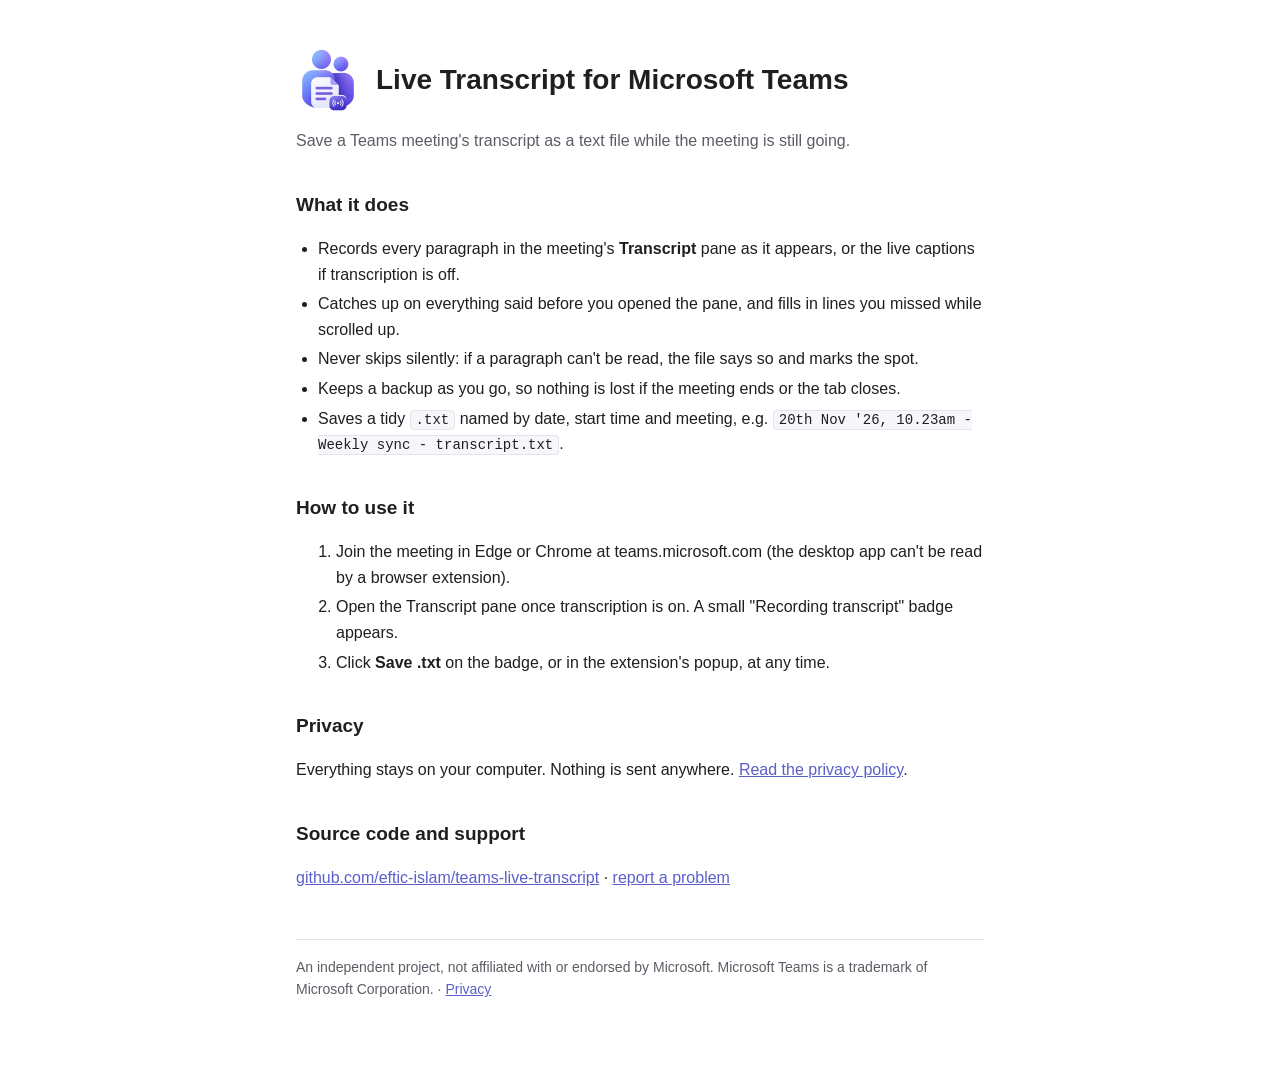
<file: docs/index.html>
<!doctype html>
<html lang="en">
  <head>
    <meta charset="utf-8" />
    <meta name="viewport" content="width=device-width, initial-scale=1" />
    <title>Live Transcript for Microsoft Teams</title>
    <meta name="description" content="Browser extension that saves a Microsoft Teams meeting's transcript as a .txt file while the meeting is live." />
    <link rel="icon" href="logo.png" />
    <link rel="stylesheet" href="style.css" />
  </head>
  <body>
    <main>
      <header>
        <img src="logo.png" alt="" />
        <h1>Live Transcript for Microsoft Teams</h1>
      </header>
      <p class="muted">Save a Teams meeting's transcript as a text file while the meeting is still going.</p>

      <h2>What it does</h2>
      <ul>
        <li>Records every paragraph in the meeting's <strong>Transcript</strong> pane as it appears, or the live captions if transcription is off.</li>
        <li>Catches up on everything said before you opened the pane, and fills in lines you missed while scrolled up.</li>
        <li>Never skips silently: if a paragraph can't be read, the file says so and marks the spot.</li>
        <li>Keeps a backup as you go, so nothing is lost if the meeting ends or the tab closes.</li>
        <li>Saves a tidy <code>.txt</code> named by date, start time and meeting, e.g. <code>20th Nov '26, 10.23am - Weekly sync - transcript.txt</code>.</li>
      </ul>

      <h2>How to use it</h2>
      <ol>
        <li>Join the meeting in Edge or Chrome at teams.microsoft.com (the desktop app can't be read by a browser extension).</li>
        <li>Open the Transcript pane once transcription is on. A small "Recording transcript" badge appears.</li>
        <li>Click <strong>Save .txt</strong> on the badge, or in the extension's popup, at any time.</li>
      </ol>

      <h2>Privacy</h2>
      <p>Everything stays on your computer. Nothing is sent anywhere. <a href="privacy.html">Read the privacy policy</a>.</p>

      <h2>Source code and support</h2>
      <p>
        <a href="https://github.com/eftic-islam/teams-live-transcript">github.com/eftic-islam/teams-live-transcript</a> ·
        <a href="https://github.com/eftic-islam/teams-live-transcript/issues">report a problem</a>
      </p>

      <footer>
        An independent project, not affiliated with or endorsed by Microsoft. Microsoft Teams is a trademark of Microsoft Corporation. · <a href="privacy.html">Privacy</a>
      </footer>
    </main>
  </body>
</html>
</file>
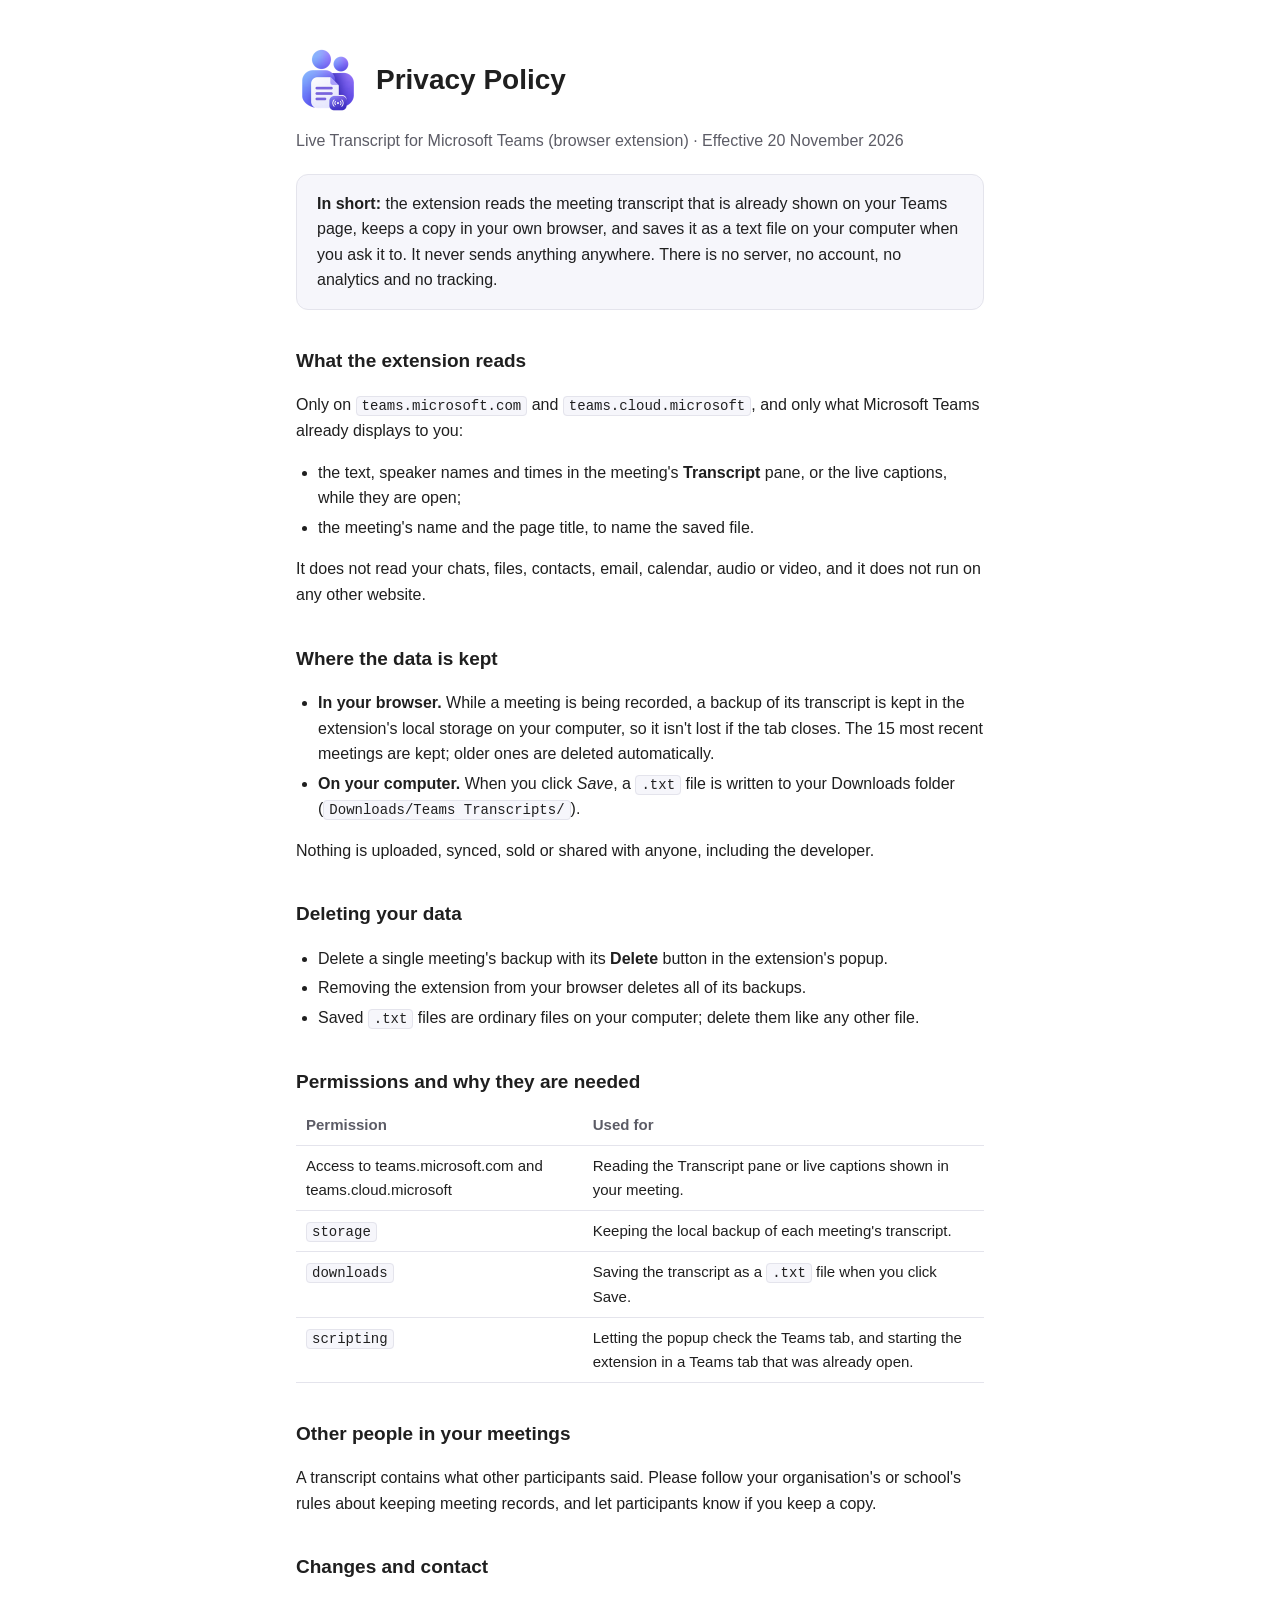
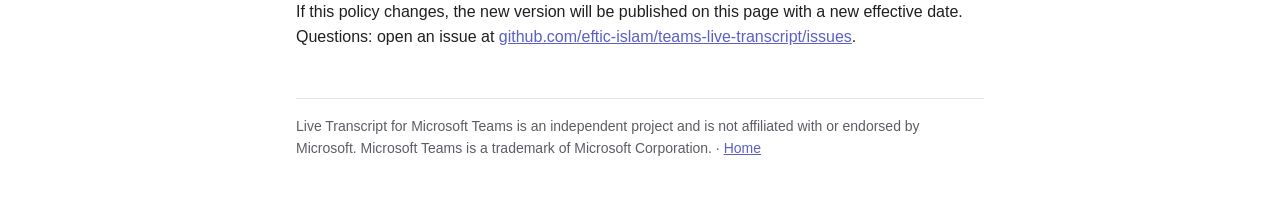
<file: docs/privacy.html>
<!doctype html>
<html lang="en">
  <head>
    <meta charset="utf-8" />
    <meta name="viewport" content="width=device-width, initial-scale=1" />
    <title>Privacy Policy · Live Transcript for Microsoft Teams</title>
    <link rel="icon" href="logo.png" />
    <link rel="stylesheet" href="style.css" />
  </head>
  <body>
    <main>
      <header>
        <img src="logo.png" alt="" />
        <h1>Privacy Policy</h1>
      </header>
      <p class="muted">Live Transcript for Microsoft Teams (browser extension) · Effective 20 November 2026</p>

      <div class="card">
        <strong>In short:</strong> the extension reads the meeting transcript that is already shown on your Teams page,
        keeps a copy in your own browser, and saves it as a text file on your computer when you ask it to.
        It never sends anything anywhere. There is no server, no account, no analytics and no tracking.
      </div>

      <h2>What the extension reads</h2>
      <p>
        Only on <code>teams.microsoft.com</code> and <code>teams.cloud.microsoft</code>, and only what Microsoft Teams
        already displays to you:
      </p>
      <ul>
        <li>the text, speaker names and times in the meeting's <strong>Transcript</strong> pane, or the live captions, while they are open;</li>
        <li>the meeting's name and the page title, to name the saved file.</li>
      </ul>
      <p>It does not read your chats, files, contacts, email, calendar, audio or video, and it does not run on any other website.</p>

      <h2>Where the data is kept</h2>
      <ul>
        <li>
          <strong>In your browser.</strong> While a meeting is being recorded, a backup of its transcript is kept in the
          extension's local storage on your computer, so it isn't lost if the tab closes. The 15 most recent meetings are kept;
          older ones are deleted automatically.
        </li>
        <li>
          <strong>On your computer.</strong> When you click <em>Save</em>, a <code>.txt</code> file is written to your
          Downloads folder (<code>Downloads/Teams Transcripts/</code>).
        </li>
      </ul>
      <p>Nothing is uploaded, synced, sold or shared with anyone, including the developer.</p>

      <h2>Deleting your data</h2>
      <ul>
        <li>Delete a single meeting's backup with its <strong>Delete</strong> button in the extension's popup.</li>
        <li>Removing the extension from your browser deletes all of its backups.</li>
        <li>Saved <code>.txt</code> files are ordinary files on your computer; delete them like any other file.</li>
      </ul>

      <h2>Permissions and why they are needed</h2>
      <table>
        <tr><th>Permission</th><th>Used for</th></tr>
        <tr><td>Access to teams.microsoft.com and teams.cloud.microsoft</td><td>Reading the Transcript pane or live captions shown in your meeting.</td></tr>
        <tr><td><code>storage</code></td><td>Keeping the local backup of each meeting's transcript.</td></tr>
        <tr><td><code>downloads</code></td><td>Saving the transcript as a <code>.txt</code> file when you click Save.</td></tr>
        <tr><td><code>scripting</code></td><td>Letting the popup check the Teams tab, and starting the extension in a Teams tab that was already open.</td></tr>
      </table>

      <h2>Other people in your meetings</h2>
      <p>
        A transcript contains what other participants said. Please follow your organisation's or school's rules about
        keeping meeting records, and let participants know if you keep a copy.
      </p>

      <h2>Changes and contact</h2>
      <p>
        If this policy changes, the new version will be published on this page with a new effective date.
        Questions: open an issue at
        <a href="https://github.com/eftic-islam/teams-live-transcript/issues">github.com/eftic-islam/teams-live-transcript/issues</a>.
      </p>

      <footer>
        Live Transcript for Microsoft Teams is an independent project and is not affiliated with or endorsed by Microsoft.
        Microsoft Teams is a trademark of Microsoft Corporation. · <a href="./">Home</a>
      </footer>
    </main>
  </body>
</html>
</file>
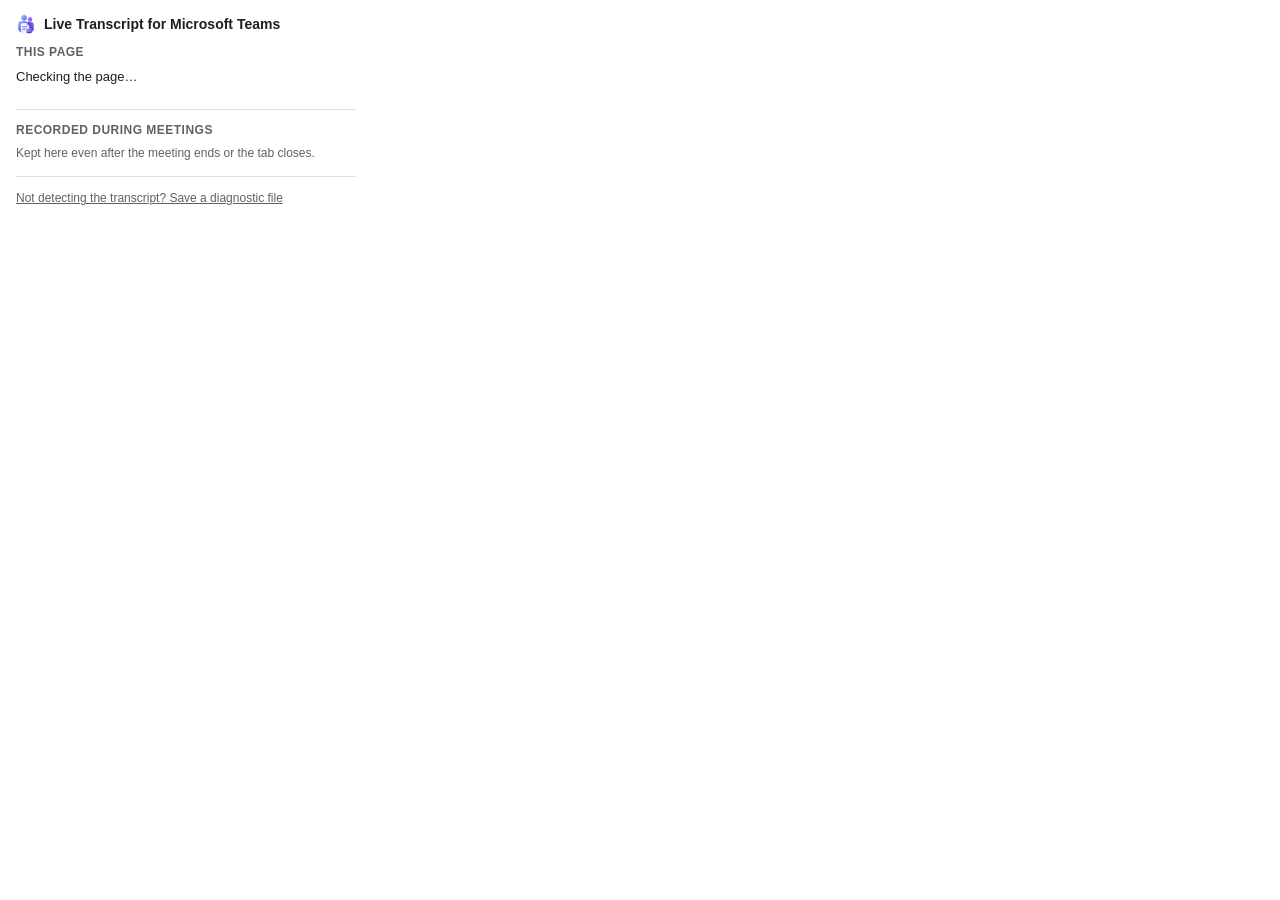
<file: extension/popup/popup.html>
<!doctype html>
<html lang="en">
  <head>
    <meta charset="utf-8" />
    <title>Live Transcript for Microsoft Teams</title>
    <link rel="stylesheet" href="popup.css" />
  </head>
  <body>
    <h1><img src="../icons/icon-32.png" alt="" width="20" height="20" />Live Transcript for Microsoft Teams</h1>

    <section>
      <h2>This page</h2>
      <p id="status" class="status">Checking the page…</p>
      <div class="buttons">
        <button id="save-pane" class="primary" hidden>Save live transcript (.txt)</button>
        <button id="save-live" class="primary" hidden>Save live captions (.txt)</button>
      </div>
      <p id="result" class="result" hidden></p>
    </section>

    <section>
      <h2>Recorded during meetings</h2>
      <p class="hint">Kept here even after the meeting ends or the tab closes.</p>
      <ul id="sessions"></ul>
    </section>

    <section>
      <button id="diagnose" class="link">Not detecting the transcript? Save a diagnostic file</button>
    </section>

    <script src="../src/parse.js"></script>
    <script src="popup.js"></script>
  </body>
</html>
</file>
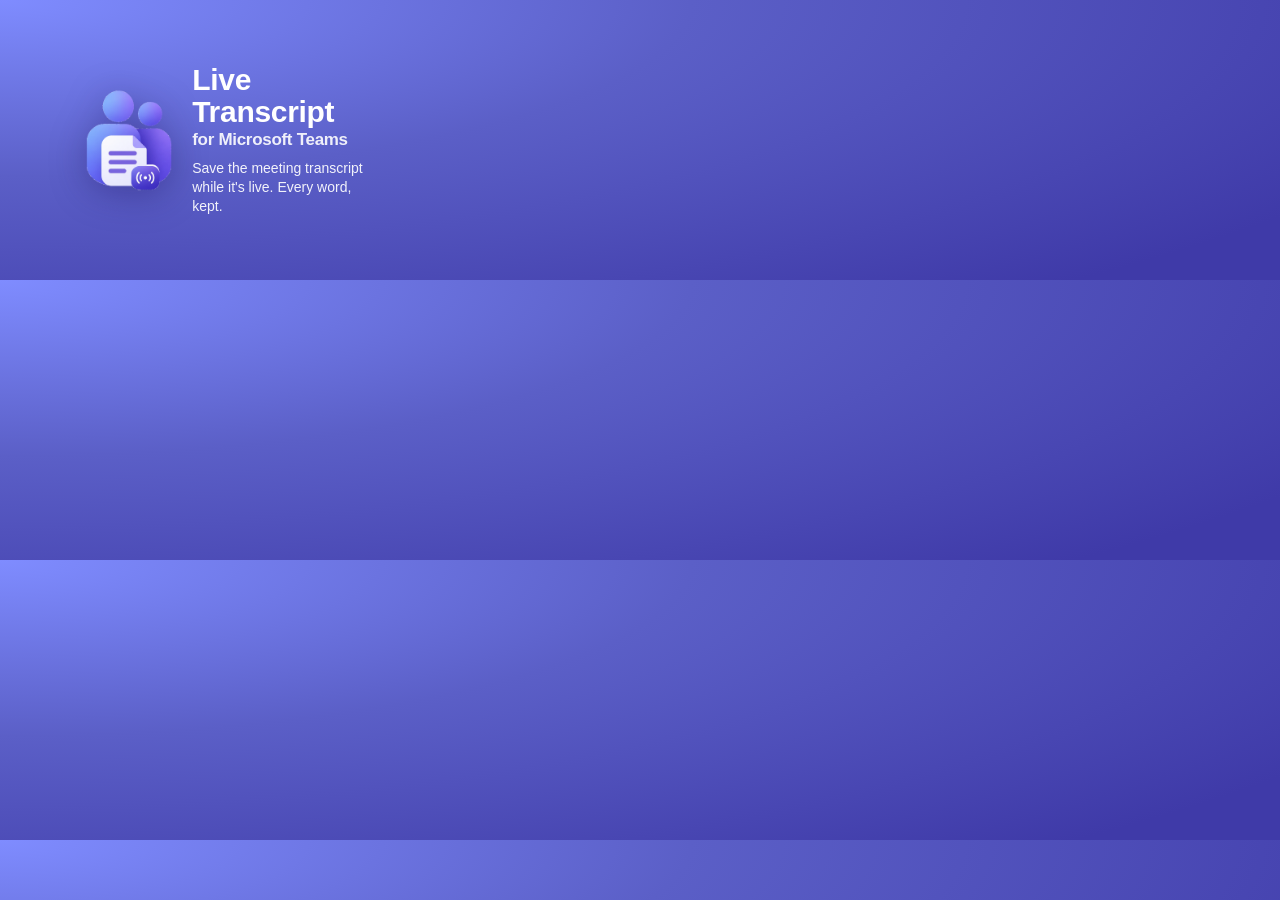
<file: store/src/promo.html>
<!doctype html>
<html lang="en">
  <head>
    <meta charset="utf-8" />
    <title>Promo tile</title>
    <!-- Rendered at 440x280 (?small) and 1400x560 (?large) by tools/render-store-images.sh -->
    <style>
      * { box-sizing: border-box; margin: 0; }
      body {
        display: flex; align-items: center; gap: 4%; padding: 0 6%;
        font-family: -apple-system, BlinkMacSystemFont, 'Segoe UI', sans-serif; color: #fff;
        background: radial-gradient(120% 140% at 0% 0%, #7f8cff 0%, #5b5fc7 45%, #3f3aa8 100%);
        overflow: hidden;
      }
      .logo { flex: none; filter: drop-shadow(0 6px 18px rgba(20, 10, 80, .35)); }
      .text { flex: 1; min-width: 0; }
      h1 { font-weight: 800; letter-spacing: -0.01em; line-height: 1.05; }
      h1 span { display: block; font-weight: 600; opacity: .9; }
      p { opacity: .92; line-height: 1.35; }
      .doc { margin-left: auto; flex: none; background: #fff; color: #1f1f1f; border-radius: 18px; box-shadow: 0 20px 50px rgba(20, 10, 80, .35); }
      .doc .h { font-weight: 700; color: #5b5fc7; }
      .doc .t { color: #555; }
      .doc .line { background: #e7e7f6; border-radius: 6px; }

      body.small { width: 440px; height: 280px; }
      body.small .logo { width: 104px; }
      body.small h1 { font-size: 30px; }
      body.small h1 span { font-size: 17px; margin-top: 4px; }
      body.small p { font-size: 14px; margin-top: 10px; }
      body.small .doc { display: none; }

      body.large { width: 1400px; height: 560px; gap: 48px; padding: 0 90px; }
      body.large .logo { width: 220px; }
      body.large h1 { font-size: 64px; }
      body.large h1 span { font-size: 34px; margin-top: 8px; }
      body.large p { font-size: 26px; margin-top: 18px; max-width: 520px; }
      body.large .doc { width: 400px; padding: 26px 28px; font-size: 17px; line-height: 1.5; }
      body.large .doc .h { margin-top: 12px; }
      body.large .doc .h:first-child { margin-top: 0; }
    </style>
  </head>
  <body>
    <img class="logo" src="../logo-512.png" alt="" />
    <div class="text">
      <h1>Live Transcript <span>for Microsoft Teams</span></h1>
      <p>Save the meeting transcript while it's live. Every word, kept.</p>
    </div>
    <div class="doc">
      <div class="h">Alex Chen · 10:23 AM</div>
      <div class="t">Let's start with the budget numbers.</div>
      <div class="h">Priya Shah · 10:24 AM</div>
      <div class="t">I've updated the sheet with Q4.</div>
      <div class="h">Sam Okafor · 10:25 AM</div>
      <div class="t">Great, then launch moves to May.</div>
    </div>
    <script>
      document.body.className = location.search.includes('large') ? 'large' : 'small';
    </script>
  </body>
</html>
</file>
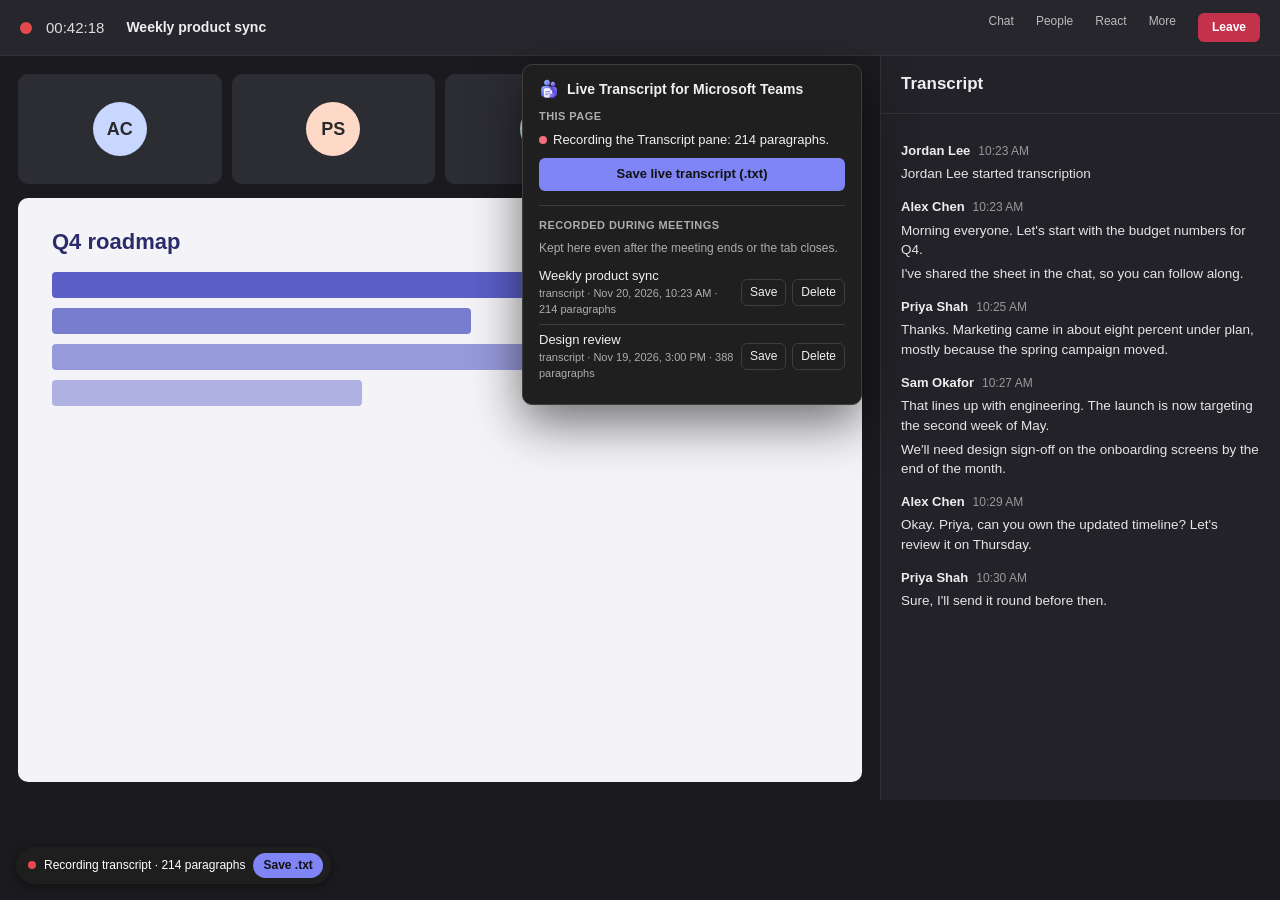
<file: store/src/screenshot-recording.html>
<!doctype html>
<html lang="en">
  <head>
    <meta charset="utf-8" />
    <title>Screenshot: recording</title>
    <!-- 1280x800 store screenshot: a Teams-style meeting (made-up content) with the
         Transcript pane open, the recording badge, and the extension popup. -->
    <style>
      * { box-sizing: border-box; margin: 0; }
      body { width: 1280px; height: 800px; overflow: hidden; background: #1b1b1f; color: #eee; font: 13px/1.45 -apple-system, BlinkMacSystemFont, 'Segoe UI', sans-serif; }
      .top { height: 56px; display: flex; align-items: center; gap: 14px; padding: 0 20px; background: #26262c; border-bottom: 1px solid #333; }
      .rec { width: 12px; height: 12px; border-radius: 50%; background: #e5484d; }
      .timer { font-size: 15px; color: #ddd; }
      .title { font-weight: 600; font-size: 14px; margin-left: 8px; }
      .tools { margin-left: auto; display: flex; gap: 22px; color: #bbb; font-size: 12px; }
      .tools div { text-align: center; }
      .leave { background: #c4314b; color: #fff; padding: 6px 14px; border-radius: 6px; font-weight: 600; }
      .main { display: flex; height: 744px; }
      .stage { flex: 1; padding: 18px; display: flex; flex-direction: column; gap: 14px; }
      .tiles { display: flex; gap: 10px; }
      .tile { flex: 1; height: 110px; background: #2c2c33; border-radius: 10px; display: grid; place-items: center; }
      .av { width: 54px; height: 54px; border-radius: 50%; display: grid; place-items: center; font-weight: 700; font-size: 18px; color: #2a2a2a; }
      .share { flex: 1; background: #f4f4f8; border-radius: 10px; color: #333; padding: 28px 34px; }
      .share h3 { font-size: 22px; margin-bottom: 14px; color: #2b2b6b; }
      .bar { height: 26px; border-radius: 4px; background: #5b5fc7; margin: 10px 0; }
      .pane { width: 400px; background: #222228; border-left: 1px solid #333; display: flex; flex-direction: column; }
      .pane h2 { font-size: 17px; padding: 16px 20px; border-bottom: 1px solid #333; }
      .msgs { padding: 14px 20px; overflow: hidden; }
      .who { display: flex; gap: 8px; align-items: baseline; margin-top: 14px; }
      .who b { font-size: 13px; } .who span { color: #999; font-size: 12px; }
      .msgs p { margin: 4px 0 0; color: #e6e6e6; font-size: 13.5px; }
      .badge { position: absolute; left: 16px; bottom: 16px; display: flex; align-items: center; gap: 8px; padding: 6px 8px 6px 12px; border-radius: 999px; background: rgba(32, 31, 31, .95); color: #fff; font-size: 12px; box-shadow: 0 2px 10px rgba(0, 0, 0, .45); }
      .badge .dot { width: 8px; height: 8px; border-radius: 50%; background: #e5484d; }
      .badge button { font: inherit; font-weight: 600; border: 0; border-radius: 999px; padding: 4px 10px; background: #7f85f5; color: #111; }
      /* extension popup (same look as popup.css, dark) */
      .popup { position: absolute; top: 64px; right: 418px; width: 340px; padding: 14px 16px 16px; background: #1f1f1f; color: #f0f0f0; border: 1px solid #3d3d3d; border-radius: 10px; box-shadow: 0 18px 50px rgba(0, 0, 0, .55); font-size: 13px; }
      .popup h1 { display: flex; align-items: center; gap: 8px; font-size: 14px; margin-bottom: 10px; }
      .popup h1 img { width: 20px; height: 20px; }
      .popup h4 { font-size: 11px; letter-spacing: .04em; text-transform: uppercase; color: #adadad; margin-bottom: 6px; }
      .popup .status { margin-bottom: 8px; } .popup .pdot { display: inline-block; width: 8px; height: 8px; border-radius: 50%; background: #f1707b; margin-right: 6px; }
      .popup .primary { width: 100%; font: inherit; font-weight: 600; padding: 7px 10px; border-radius: 6px; border: 0; background: #7f85f5; color: #111; }
      .popup section + section { border-top: 1px solid #3d3d3d; margin-top: 14px; padding-top: 12px; }
      .popup .hint { color: #adadad; font-size: 12px; margin-bottom: 4px; }
      .popup li { list-style: none; display: flex; align-items: center; gap: 6px; padding: 6px 0; border-bottom: 1px solid #3d3d3d; }
      .popup li:last-child { border-bottom: 0; }
      .popup .meta { flex: 1; } .popup .sub { color: #adadad; font-size: 11px; }
      .popup li button { font: inherit; font-size: 12px; padding: 4px 8px; border-radius: 6px; border: 1px solid #3d3d3d; background: transparent; color: #f0f0f0; }
      .popup ul { padding: 0; }
      .caption { position: absolute; left: 50%; top: 18px; transform: translateX(-50%); }
    </style>
  </head>
  <body>
    <div class="top">
      <div class="rec"></div><div class="timer">00:42:18</div><div class="title">Weekly product sync</div>
      <div class="tools"><div>Chat</div><div>People</div><div>React</div><div>More</div><div class="leave">Leave</div></div>
    </div>
    <div class="main">
      <div class="stage">
        <div class="tiles">
          <div class="tile"><div class="av" style="background:#c7d7ff">AC</div></div>
          <div class="tile"><div class="av" style="background:#ffd9c7">PS</div></div>
          <div class="tile"><div class="av" style="background:#c9f0d9">SO</div></div>
          <div class="tile"><div class="av" style="background:#f6e3a8">JL</div></div>
        </div>
        <div class="share">
          <h3>Q4 roadmap</h3>
          <div class="bar" style="width:72%"></div><div class="bar" style="width:54%;opacity:.8"></div>
          <div class="bar" style="width:86%;opacity:.6"></div><div class="bar" style="width:40%;opacity:.45"></div>
        </div>
      </div>
      <div class="pane">
        <h2>Transcript</h2>
        <div class="msgs">
          <div class="who"><b>Jordan Lee</b><span>10:23 AM</span></div>
          <p>Jordan Lee started transcription</p>
          <div class="who"><b>Alex Chen</b><span>10:23 AM</span></div>
          <p>Morning everyone. Let's start with the budget numbers for Q4.</p>
          <p>I've shared the sheet in the chat, so you can follow along.</p>
          <div class="who"><b>Priya Shah</b><span>10:25 AM</span></div>
          <p>Thanks. Marketing came in about eight percent under plan, mostly because the spring campaign moved.</p>
          <div class="who"><b>Sam Okafor</b><span>10:27 AM</span></div>
          <p>That lines up with engineering. The launch is now targeting the second week of May.</p>
          <p>We'll need design sign-off on the onboarding screens by the end of the month.</p>
          <div class="who"><b>Alex Chen</b><span>10:29 AM</span></div>
          <p>Okay. Priya, can you own the updated timeline? Let's review it on Thursday.</p>
          <div class="who"><b>Priya Shah</b><span>10:30 AM</span></div>
          <p>Sure, I'll send it round before then.</p>
        </div>
      </div>
    </div>
    <div class="badge"><span class="dot"></span><span>Recording transcript · 214 paragraphs</span><button>Save .txt</button></div>
    <div class="popup">
      <h1><img src="../../extension/icons/icon-32.png" alt="" />Live Transcript for Microsoft Teams</h1>
      <section>
        <h4>This page</h4>
        <p class="status"><span class="pdot"></span>Recording the Transcript pane: 214 paragraphs.</p>
        <button class="primary">Save live transcript (.txt)</button>
      </section>
      <section>
        <h4>Recorded during meetings</h4>
        <p class="hint">Kept here even after the meeting ends or the tab closes.</p>
        <ul>
          <li><div class="meta"><div>Weekly product sync</div><div class="sub">transcript · Nov 20, 2026, 10:23 AM · 214 paragraphs</div></div><button>Save</button><button>Delete</button></li>
          <li><div class="meta"><div>Design review</div><div class="sub">transcript · Nov 19, 2026, 3:00 PM · 388 paragraphs</div></div><button>Save</button><button>Delete</button></li>
        </ul>
      </section>
    </div>
  </body>
</html>
</file>
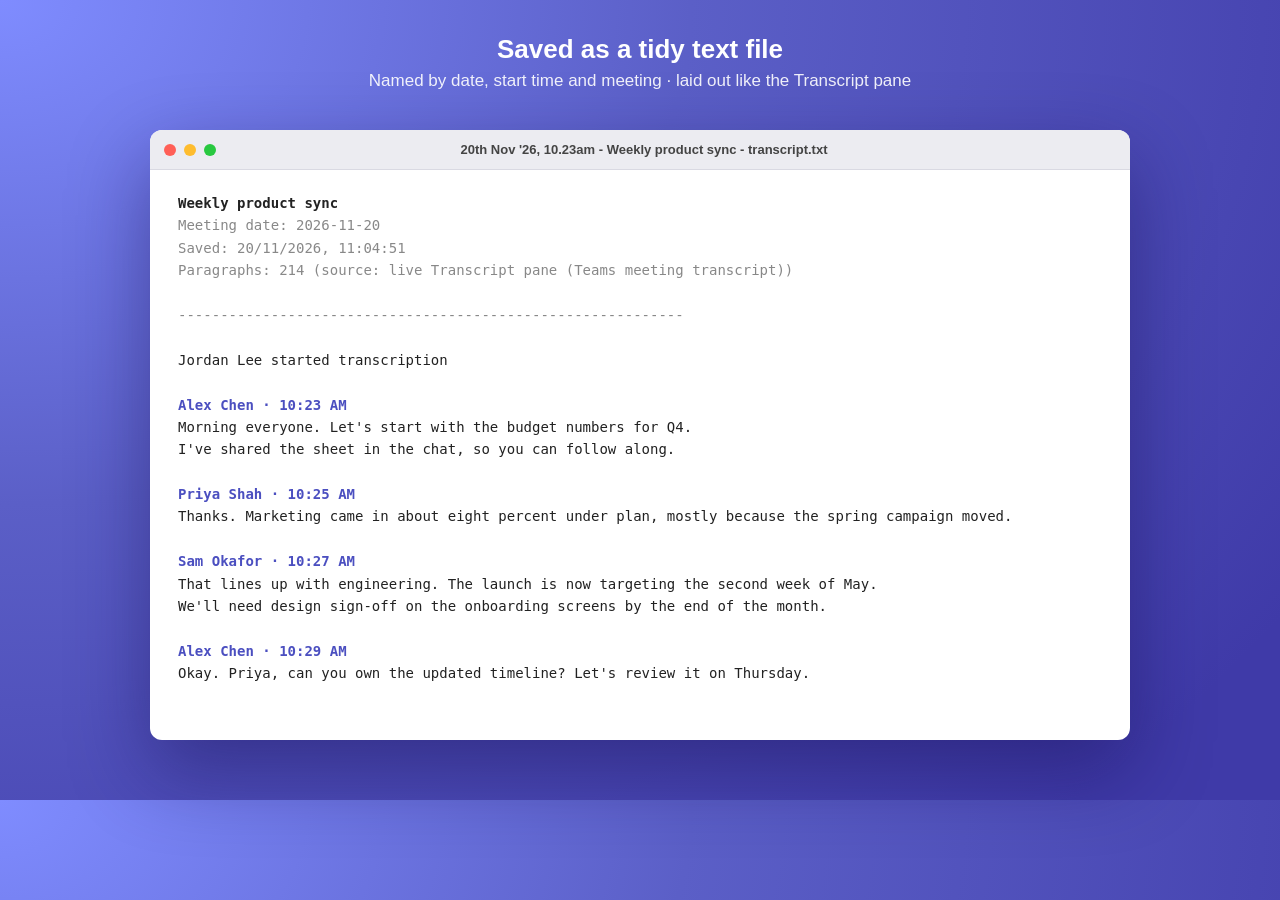
<file: store/src/screenshot-saved-file.html>
<!doctype html>
<html lang="en">
  <head>
    <meta charset="utf-8" />
    <title>Screenshot: saved file</title>
    <!-- 1280x800 store screenshot: the saved .txt (made-up content) in a text-editor window. -->
    <style>
      * { box-sizing: border-box; margin: 0; }
      body {
        width: 1280px; height: 800px; overflow: hidden; display: grid; place-items: center;
        font-family: -apple-system, BlinkMacSystemFont, 'Segoe UI', sans-serif;
        background: radial-gradient(120% 140% at 0% 0%, #7f8cff 0%, #5b5fc7 45%, #3f3aa8 100%);
      }
      .label { position: absolute; top: 34px; left: 0; right: 0; text-align: center; color: #fff; font-size: 26px; font-weight: 700; }
      .label span { display: block; font-size: 17px; font-weight: 500; opacity: .9; margin-top: 6px; }
      .win { margin-top: 70px; width: 980px; height: 610px; background: #fff; border-radius: 12px; overflow: hidden; box-shadow: 0 30px 80px rgba(20, 10, 80, .45); display: flex; flex-direction: column; }
      .bar { height: 40px; background: #ececf1; border-bottom: 1px solid #d9d9e2; display: flex; align-items: center; padding: 0 14px; gap: 8px; }
      .bar i { width: 12px; height: 12px; border-radius: 50%; display: inline-block; }
      .bar .name { flex: 1; text-align: center; font-size: 13px; color: #444; font-weight: 600; margin-right: 52px; }
      pre { flex: 1; padding: 22px 28px; font: 14px/1.6 ui-monospace, 'SF Mono', Menlo, monospace; color: #222; white-space: pre-wrap; }
      .dim { color: #888; }
      .who { color: #4b4fc0; font-weight: 700; }
    </style>
  </head>
  <body>
    <div class="label">Saved as a tidy text file<span>Named by date, start time and meeting · laid out like the Transcript pane</span></div>
    <div class="win">
      <div class="bar"><i style="background:#ff5f57"></i><i style="background:#febc2e"></i><i style="background:#28c840"></i><div class="name">20th Nov '26, 10.23am - Weekly product sync - transcript.txt</div></div>
<pre><b>Weekly product sync</b>
<span class="dim">Meeting date: 2026-11-20
Saved: 20/11/2026, 11:04:51
Paragraphs: 214 (source: live Transcript pane (Teams meeting transcript))

------------------------------------------------------------</span>

Jordan Lee started transcription

<span class="who">Alex Chen · 10:23 AM</span>
Morning everyone. Let's start with the budget numbers for Q4.
I've shared the sheet in the chat, so you can follow along.

<span class="who">Priya Shah · 10:25 AM</span>
Thanks. Marketing came in about eight percent under plan, mostly because the spring campaign moved.

<span class="who">Sam Okafor · 10:27 AM</span>
That lines up with engineering. The launch is now targeting the second week of May.
We'll need design sign-off on the onboarding screens by the end of the month.

<span class="who">Alex Chen · 10:29 AM</span>
Okay. Priya, can you own the updated timeline? Let's review it on Thursday.</pre>
    </div>
  </body>
</html>
</file>
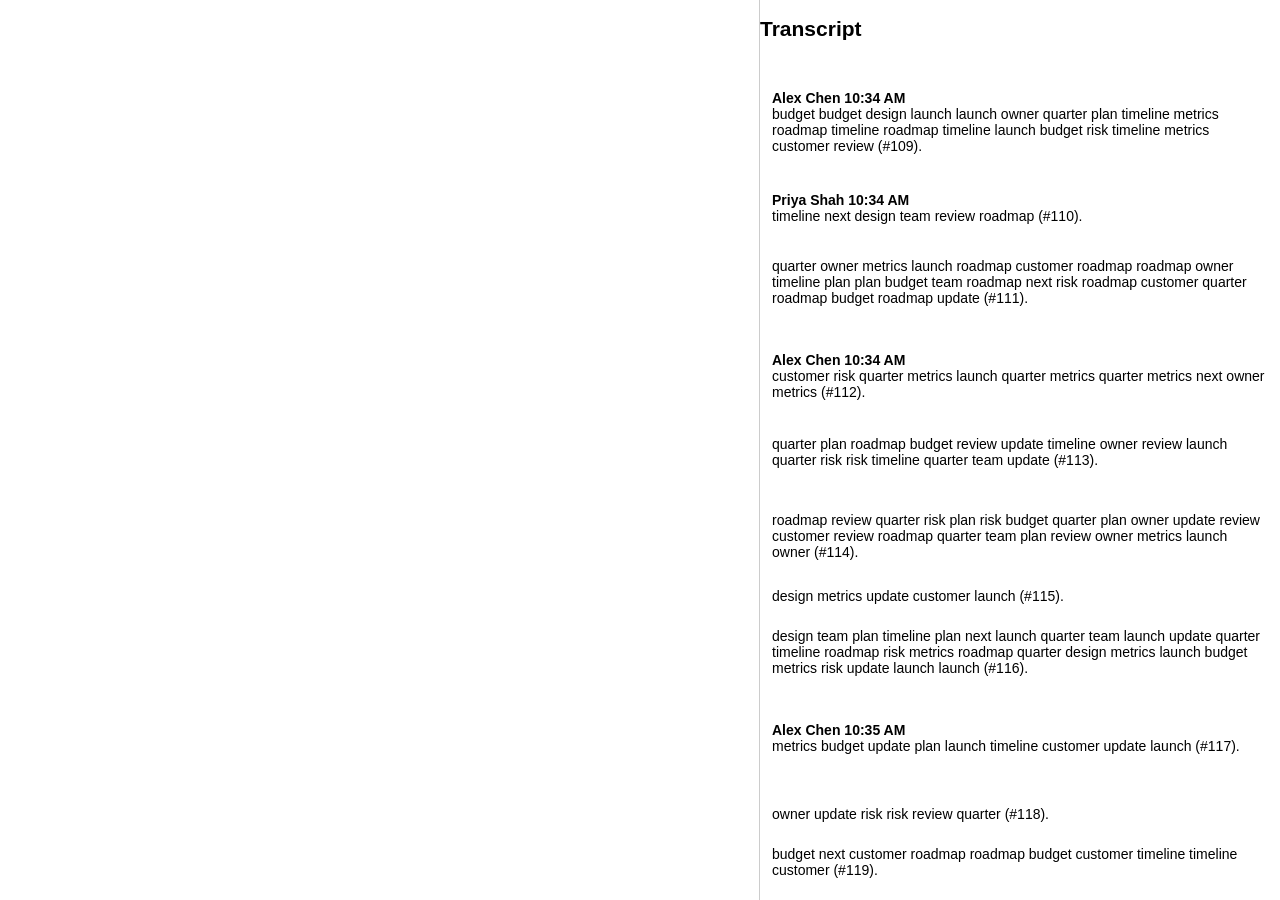
<file: tests/mock/meeting.html>
<!doctype html><meta charset="utf-8"><title>(5) Teams and Channels | Meeting in "General" | Microsoft Teams</title>
<script src="shim.js"></script>
<script src="../../extension/src/selectors.js"></script>
<script src="../../extension/src/parse.js"></script>
<script src="../../extension/src/content.js"></script>
<script src="data.js"></script>
<style>
  #pane{position:fixed;right:0;top:0;width:520px;height:100vh;display:flex;flex-direction:column;font:14px sans-serif;border-left:1px solid #ccc}
  #list{flex:1;overflow-y:auto;position:relative}
  #spacer{position:relative}
  .row{position:absolute;left:0;right:0;padding:4px 12px;box-sizing:border-box}
  .hdr{font-weight:600}
</style>
<div id="pane"><h2>Transcript</h2><div id="list"><div id="spacer"></div></div></div>
<script>
// In-meeting Transcript pane simulator: virtualized, grows while the meeting runs,
// follows the newest paragraph while you're at the bottom (like "Go to current").
const LAYOUT = new URLSearchParams(location.search).get('layout') || 'known';
if (LAYOUT === 'generic') document.getElementById('list').setAttribute('aria-label', 'Transcript');
const ALL = makeTranscript(320).map((e, i, a) => ({ ...e, header: i === 0 || a[i - 1].speaker !== e.speaker || i % 9 === 0 }));
const hhmm = (s) => { const m = 10 * 60 + 23 + Math.floor(s / 60); const h = Math.floor(m / 60); return `${((h + 11) % 12) + 1}:${String(m % 60).padStart(2, '0')} ${h < 12 ? 'AM' : 'PM'}`; };
ALL.forEach((e) => (e.time = hhmm(e.start)));
window.__truth = ALL;
const shown = []; // paragraphs that exist so far: { ...entry, text (maybe partial) }
const list = document.getElementById('list'), spacer = document.getElementById('spacer');
const height = (e) => (e.header ? 26 : 0) + 22 + Math.ceil(e.text.length / 55) * 18;
let tops = [], total = 0;
let loadedFrom = 0; // older paragraphs before this aren't loaded yet (teams layout)
function layout() { tops = []; total = 0; shown.forEach((e, i) => { tops[i] = total; if (i >= loadedFrom) total += height(ALL[i]); }); for (let i = 0; i < shown.length; i++) tops[i] -= tops[loadedFrom] || 0; spacer.style.height = total + 'px'; }
let loading = false;
function maybeLoadOlder() {
  if (LAYOUT !== 'teams' || NO_HISTORY || loading || loadedFrom === 0 || list.scrollTop > 200) return;
  loading = true;
  setTimeout(() => { const h = total; loadedFrom = Math.max(0, loadedFrom - 30); layout(); list.scrollTop += total - h; loading = false; render(); }, 150);
}
function rowEl(i) {
  const e = shown[i], div = document.createElement('div');
  div.className = 'row'; div.dataset.i = i; div.style.top = tops[i] + 'px';
  if (LAYOUT === 'known') {
    div.id = 'listItem-' + i; div.setAttribute('aria-setsize', shown.length);
    if (e.header) div.innerHTML = `<div class="hdr"><span class="itemDisplayName-ab12">${e.speaker}</span> <span id="Header-timestamp-${i}">${e.time}</span></div>`;
    div.insertAdjacentHTML('beforeend', `<div id="sub-entry-${i}"></div>`);
    div.lastElementChild.textContent = e.text;
  } else if (LAYOUT === 'teams') {
    // Structure copied from a real meeting's diagnostic (teams.cloud.microsoft, 2026-11).
    div.setAttribute('data-tid', `transcript-chat-message-00000000-1111-2222-3333-444444444444/${5000 + i * 5 + (i % 3)}`);
    div.innerHTML = `<div class="fui-ChatMessageCompact"><div></div><div class="fui-ChatMessageCompact__body"><div><div>` +
      `<span class="fui-ChatMessageCompact__author"><span data-tid="transcript-item-author"></span></span>` +
      `<span class="fui-ChatMessageCompact__timestamp"></span></div><div><div><span data-tid="call-transcript-panel-message"></span></div></div></div></div></div>`;
    if (e.header) { div.querySelector('[data-tid="transcript-item-author"]').textContent = e.speaker; div.querySelector('.fui-ChatMessageCompact__timestamp').textContent = e.time; }
    div.querySelector('[data-tid="call-transcript-panel-message"]').textContent = e.text;
  } else {
    div.setAttribute('role', 'listitem'); div.setAttribute('aria-posinset', i + 1); div.setAttribute('aria-setsize', shown.length);
    if (e.header) div.innerHTML = `<div>${e.speaker.split(' ').map((w) => w[0]).join('')}</div><div class="hdr">${e.speaker}</div><div>${e.time}</div>`;
    const t = document.createElement('div'); t.className = 'txt'; t.textContent = e.text; div.append(t);
  }
  return div;
}
function render() {
  const lo = list.scrollTop - 150, hi = list.scrollTop + list.clientHeight + 150;
  const want = new Set();
  for (let i = loadedFrom; i < shown.length; i++) if (tops[i] + 60 > lo && tops[i] < hi) want.add(i);
  for (const el of [...spacer.children]) if (+el.dataset.i < loadedFrom) el.remove();
  for (const i of want) { const el = spacer.querySelector(`[data-i="${i}"]`); if (el) el.style.top = tops[i] + 'px'; }
  maybeLoadOlder();
  for (const el of [...spacer.children]) if (!want.has(+el.dataset.i)) el.remove();
  for (const i of want) {
    const existing = spacer.querySelector(`[data-i="${i}"]`);
    if (!existing) { spacer.append(rowEl(i)); continue; }
    const t = existing.querySelector('[id^="sub-entry-"], .txt, [data-tid="call-transcript-panel-message"]');
    if (t.textContent !== shown[i].text) t.textContent = shown[i].text;
    existing.setAttribute('aria-setsize', shown.length);
  }
}
let follow = true;
list.addEventListener('scroll', () => { follow = list.scrollTop + list.clientHeight >= list.scrollHeight - 5; render(); });
function stick() { if (follow) list.scrollTop = list.scrollHeight; render(); }
// Meeting already running: first 120 paragraphs exist before the extension starts.
// ?start=N: N paragraphs already spoken. ?nohistory: like after rejoining, older
// paragraphs (all but the last 30) can't be loaded any more.
const START = Number(new URLSearchParams(location.search).get('start') || 120);
const NO_HISTORY = new URLSearchParams(location.search).has('nohistory');
for (let i = 0; i < START; i++) shown.push({ ...ALL[i] });
if (LAYOUT === 'teams') loadedFrom = START - 40;
if (NO_HISTORY) loadedFrom = START - 30;
layout(); stick();

window.userScrollsUp = () => { list.scrollTop = 0; follow = false; render(); };
window.userGoesToCurrent = () => { follow = true; stick(); };
// Speak paragraphs from..to, a few words at a time.
window.speak = async (from, to, wait = () => Promise.resolve()) => {
  for (let i = from; i < to; i++) {
    const words = ALL[i].text.split(' ');
    shown.push({ ...ALL[i], text: words.slice(0, 2).join(' ') });
    layout(); stick();
    for (let w = 5; w < words.length + 3; w += 3) {
      shown[i].text = words.slice(0, Math.min(w, words.length)).join(' ');
      render(); await wait();
    }
    await wait();
  }
};
</script>
</file>
<file: docs/style.css>
:root {
  --bg: #ffffff;
  --fg: #1f1f1f;
  --muted: #5c5c66;
  --line: #e4e4ec;
  --accent: #5b5fc7;
  --card: #f6f6fb;
  color-scheme: light dark;
}
@media (prefers-color-scheme: dark) {
  :root {
    --bg: #17171c;
    --fg: #ededf2;
    --muted: #a5a5b4;
    --line: #2e2e38;
    --accent: #8f94ff;
    --card: #1f1f27;
  }
}
* { box-sizing: border-box; }
body {
  margin: 0;
  background: var(--bg);
  color: var(--fg);
  font: 16px/1.6 -apple-system, BlinkMacSystemFont, 'Segoe UI', Roboto, sans-serif;
}
main { max-width: 720px; margin: 0 auto; padding: 48px 16px 64px; }
header { display: flex; align-items: center; gap: 16px; margin-bottom: 8px; }
header img { width: 64px; height: 64px; }
h1 { font-size: 28px; line-height: 1.2; margin: 0; }
h2 { font-size: 19px; margin: 36px 0 8px; }
p, li { color: var(--fg); }
.muted { color: var(--muted); }
a { color: var(--accent); }
ul { padding-left: 22px; }
li + li { margin-top: 4px; }
code { background: var(--card); border: 1px solid var(--line); border-radius: 4px; padding: 1px 5px; font-size: 14px; }
.card { background: var(--card); border: 1px solid var(--line); border-radius: 12px; padding: 16px 20px; margin: 20px 0; }
table { width: 100%; border-collapse: collapse; font-size: 15px; }
th, td { text-align: left; padding: 8px 10px; border-bottom: 1px solid var(--line); vertical-align: top; }
th { color: var(--muted); font-weight: 600; }
footer { margin-top: 48px; padding-top: 16px; border-top: 1px solid var(--line); font-size: 14px; color: var(--muted); }
</file>
<file: extension/popup/popup.css>
:root {
  --bg: #ffffff;
  --fg: #1f1f1f;
  --muted: #616161;
  --line: #e0e0e0;
  --accent: #5b5fc7;
  --accent-fg: #ffffff;
  --ok: #0e7a0d;
  --warn: #9a6700;
  --err: #c50f1f;
  color-scheme: light dark;
}
@media (prefers-color-scheme: dark) {
  :root {
    --bg: #1f1f1f;
    --fg: #f0f0f0;
    --muted: #adadad;
    --line: #3d3d3d;
    --accent: #7f85f5;
    --accent-fg: #111111;
    --ok: #54b054;
    --warn: #e0a800;
    --err: #f1707b;
  }
}

body {
  width: 340px;
  margin: 0;
  padding: 14px 16px 16px;
  background: var(--bg);
  color: var(--fg);
  font: 13px/1.45 -apple-system, BlinkMacSystemFont, 'Segoe UI', sans-serif;
}
h1 { font-size: 15px; margin: 0 0 10px; }
h2 { font-size: 12px; text-transform: uppercase; letter-spacing: 0.04em; color: var(--muted); margin: 0 0 6px; }
section + section { border-top: 1px solid var(--line); margin-top: 14px; padding-top: 12px; }
.status, .hint { margin: 0 0 8px; }
.hint { color: var(--muted); font-size: 12px; }
.buttons { display: flex; flex-direction: column; gap: 6px; }
button {
  font: inherit;
  padding: 7px 10px;
  border-radius: 6px;
  border: 1px solid var(--line);
  background: transparent;
  color: var(--fg);
  cursor: pointer;
}
button.primary { background: var(--accent); border-color: var(--accent); color: var(--accent-fg); font-weight: 600; }
button:disabled { opacity: 0.55; cursor: default; }
.result { margin: 8px 0 0; white-space: pre-wrap; }
.result.ok { color: var(--ok); }
.result.warn { color: var(--warn); }
.result.err { color: var(--err); }
.dot { display: inline-block; width: 8px; height: 8px; border-radius: 50%; background: var(--err); margin-right: 6px; animation: pulse 1.4s infinite; }
@keyframes pulse { 50% { opacity: 0.3; } }

ul { list-style: none; margin: 0; padding: 0; }
li { display: flex; align-items: center; gap: 6px; padding: 6px 0; border-bottom: 1px solid var(--line); }
li:last-child { border-bottom: none; }
li .meta { flex: 1; min-width: 0; }
li .name { overflow: hidden; text-overflow: ellipsis; white-space: nowrap; }
li .sub { color: var(--muted); font-size: 11px; }
li button { padding: 4px 8px; font-size: 12px; }
.empty { color: var(--muted); font-size: 12px; }
button.link { border: none; padding: 0; background: none; color: var(--muted); font-size: 12px; text-decoration: underline; text-align: left; }
h1 { display: flex; align-items: center; gap: 8px; font-size: 14px; }
</file>
